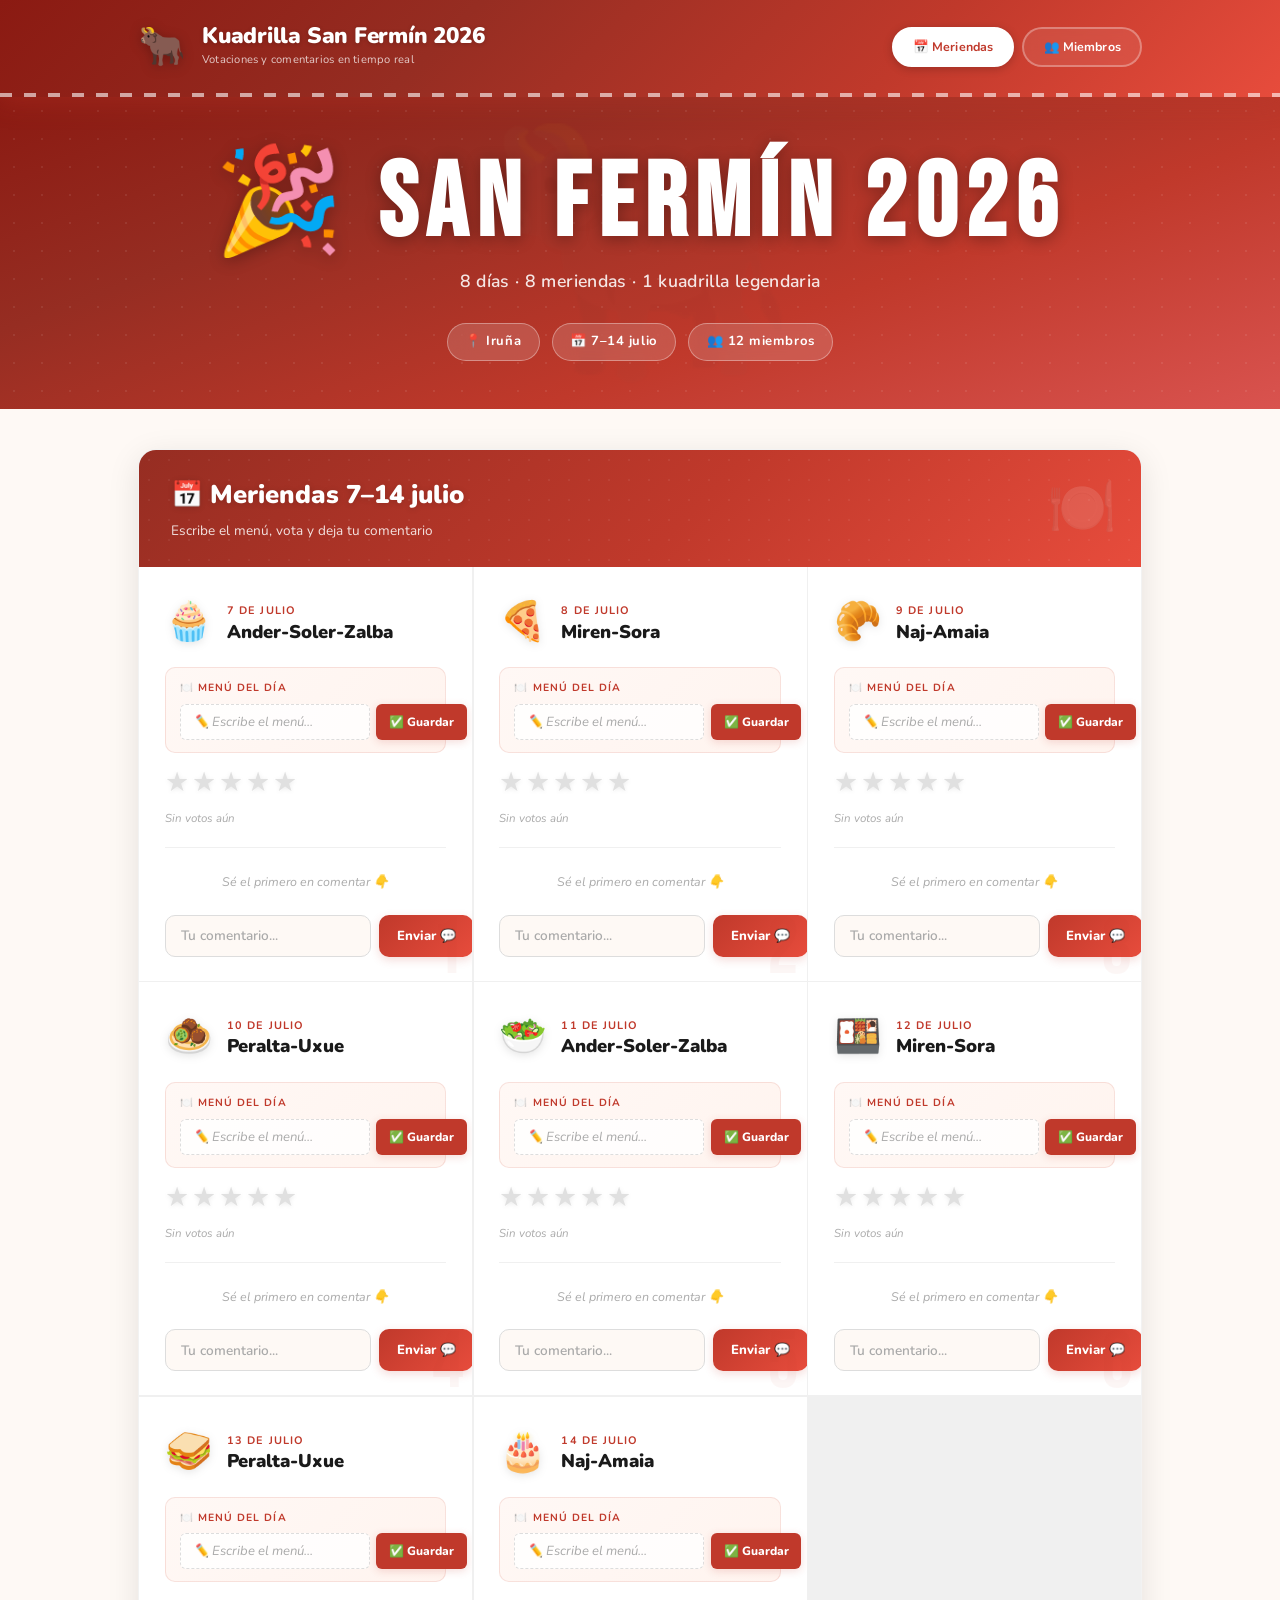
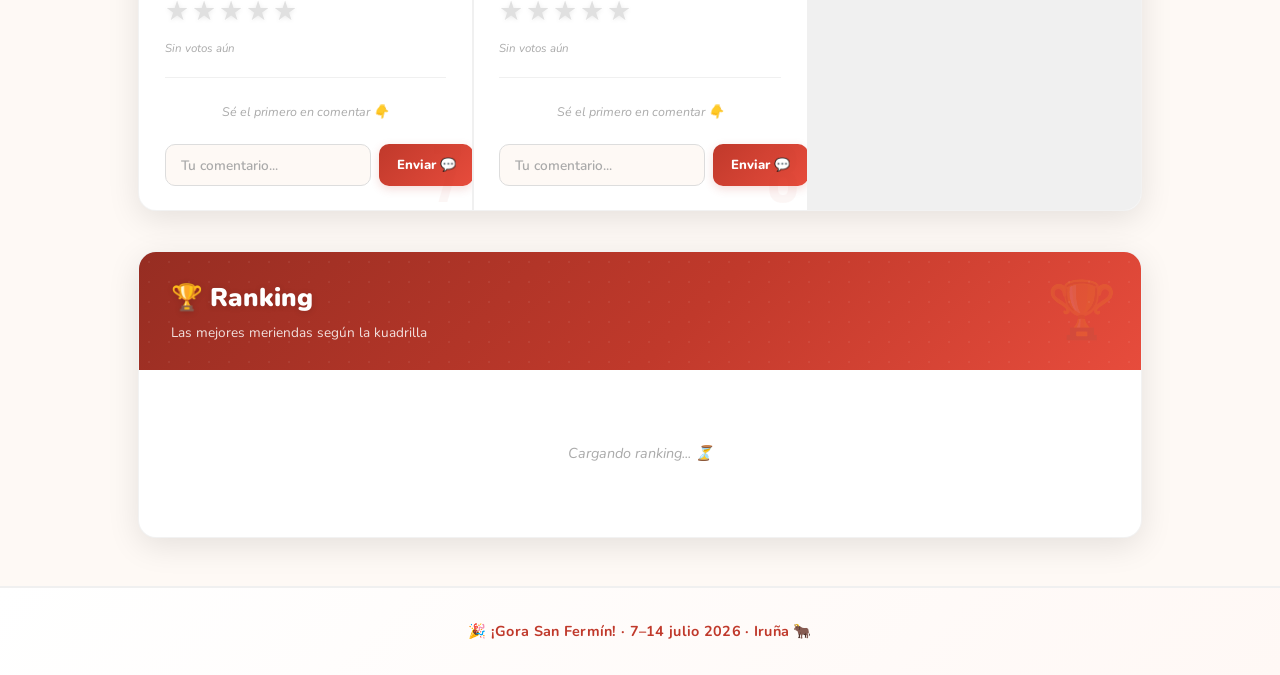
<file: index.html>
<!DOCTYPE html>
<html lang="es">
<head>
  <meta charset="UTF-8">
  <meta name="viewport" content="width=device-width, initial-scale=1.0">
  <title>Kuadrilla San Fermín 2026 🐂</title>
  <link rel="stylesheet" href="style.css">
</head>
<body>

<header class="header">
  <div class="header-inner">
    <div class="header-brand">
      <span class="header-bull">🐂</span>
      <div class="header-text">
        <h1>Kuadrilla San Fermín 2026</h1>
        <p>Votaciones y comentarios en tiempo real</p>
      </div>
    </div>
    <nav class="nav">
      <a href="index.html" class="nav-link active">📅 Meriendas</a>
      <a href="kuadrilla.html" class="nav-link">👥 Miembros</a>
    </nav>
  </div>
</header>

<div class="hero-banner">
  <h2>🎉 San Fermín 2026</h2>
  <p>8 días · 8 meriendas · 1 kuadrilla legendaria</p>
  <div class="hero-dates">
    <span class="hero-date-pill">📍 Iruña</span>
    <span class="hero-date-pill">📅 7–14 julio</span>
    <span class="hero-date-pill">👥 12 miembros</span>
  </div>
</div>

<main class="container">

  <section class="card">
    <div class="card-header" data-emoji="🍽️">
      <h2>📅 Meriendas 7–14 julio</h2>
      <p>Escribe el menú, vota y deja tu comentario</p>
    </div>
    <div id="tabla" class="meriendas-grid"></div>
  </section>

  <section class="card">
    <div class="card-header" data-emoji="🏆">
      <h2>🏆 Ranking</h2>
      <p>Las mejores meriendas según la kuadrilla</p>
    </div>
    <div id="ranking" class="ranking-list">
      <p class="loading">Cargando ranking... ⏳</p>
    </div>
  </section>

</main>

<footer class="footer">
  🎉 ¡Gora San Fermín! · 7–14 julio 2026 · Iruña 🐂
</footer>

<script>
const URL_API = "https://script.google.com/macros/s/AKfycbxUHuuox2IMjxuFXH61xSXlQFMEGWxUhLNKQcpvWm2ghPcqqbeldcMXEM3mvHn_CJT8/exec";
const URL_CSV = "https://docs.google.com/spreadsheets/d/e/2PACX-1vSeQ-dslJmHhOe_JJH5Cu7Fhz1P_aHwtQAEKkZ3BIzKWqrAqM5q2f_AHhnSUMUB-Iz5Gx67BS4uOQ8Q/pub?gid=0&single=true&output=csv&nocache=";

const datos = [
  { dia: "7julio",  label: "7 de julio",  nombre: "Ander-Soler-Zalba", emoji: "🧁" },
  { dia: "8julio",  label: "8 de julio",  nombre: "Miren-Sora", emoji: "🍕" },
  { dia: "9julio",  label: "9 de julio",  nombre: "Naj-Amaia", emoji: "🥐" },
  { dia: "10julio", label: "10 de julio", nombre: "Peralta-Uxue", emoji: "🧆" },
  { dia: "11julio", label: "11 de julio", nombre: "Ander-Soler-Zalba", emoji: "🥗" },
  { dia: "12julio", label: "12 de julio", nombre: "Miren-Sora", emoji: "🍱" },
  { dia: "13julio", label: "13 de julio", nombre: "Peralta-Uxue", emoji: "🥪" },
  { dia: "14julio", label: "14 de julio", nombre: "Naj-Amaia", emoji: "🎂" }
];

let vaciosConsecutivos = 0;

/* ── RENDER INICIAL — solo una vez ── */
function renderInicial() {
  const grid = document.getElementById("tabla");
  grid.innerHTML = "";
  datos.forEach((d, i) => {
    const voto = localStorage.getItem("voto_" + i) || 0;
    let stars = "";
    for (let s = 1; s <= 5; s++) {
      stars += `<span class="star ${s <= voto ? 'active' : ''}" onclick="vote(${i},${s})">★</span>`;
    }
    grid.innerHTML += `
      <div class="merienda-card" id="card_${i}" data-num="${i + 1}">
        <div class="merienda-header">
          <span class="merienda-emoji">${d.emoji}</span>
          <div>
            <div class="merienda-dia">${d.label}</div>
            <div class="merienda-nombre">${d.nombre}</div>
          </div>
        </div>

        <div class="menu-wrap">
          <div class="menu-label">🍽️ Menú del día</div>
          <div class="menu-titulo-display" id="menu_display_${i}"></div>
          <div class="menu-input-row">
            <input class="menu-input" id="menu_${i}"
                   placeholder="✏️ Escribe el menú..."
                   maxlength="80"
                   onkeydown="if(event.key==='Enter') guardarMenu(${i})">
            <button class="menu-btn-save" onclick="guardarMenu(${i})">✅ Guardar</button>
          </div>
        </div>

        <div class="stars-row" id="stars_${i}">${stars}</div>
        <div class="avg-display" id="avg_${i}"><span class="avg-none">Sin votos aún</span></div>

        <div class="comment-section">
          <div class="comments-list" id="list_${i}">
            <p class="no-comments">Sé el primero en comentar 👇</p>
          </div>
          <div class="comment-input">
            <input id="input_${i}" placeholder="Tu comentario..." maxlength="200">
            <button onclick="comment(${i})">Enviar 💬</button>
          </div>
        </div>
      </div>
    `;
  });
}

/* ── ACTUALIZAR ESTRELLAS ── */
function actualizarEstrellas(i) {
  const starsEl = document.getElementById("stars_" + i);
  if (!starsEl) return;
  const voto = localStorage.getItem("voto_" + i) || 0;
  let stars = "";
  for (let s = 1; s <= 5; s++) {
    stars += `<span class="star ${s <= voto ? 'active' : ''}" onclick="vote(${i},${s})">★</span>`;
  }
  starsEl.innerHTML = stars;
}

/* ── VOTAR ── */
function vote(i, value) {
  const name = prompt("¿Cómo te llamas?");
  if (!name || !name.trim()) return;
  localStorage.setItem("voto_" + i, value);
  actualizarEstrellas(i);

  const url = URL_API
    + "?dia="     + encodeURIComponent(datos[i].dia)
    + "&usuario=" + encodeURIComponent(name.trim())
    + "&tipo=voto"
    + "&valor="   + value;

  fetch(url)
    .then(() => { showToast("¡Voto enviado! " + "⭐".repeat(value)); setTimeout(load, 1000); })
    .catch(() => showToast("Error al enviar 😕"));
}

/* ── COMENTAR ── */
function comment(i) {
  const input = document.getElementById("input_" + i);
  const text = input.value.trim();
  if (!text) return;
  const name = prompt("¿Cómo te llamas?");
  if (!name || !name.trim()) return;
  input.value = "";
  input.disabled = true;

  const url = URL_API
    + "?dia="     + encodeURIComponent(datos[i].dia)
    + "&usuario=" + encodeURIComponent(name.trim())
    + "&tipo=comentario"
    + "&valor="   + encodeURIComponent(text);

  fetch(url)
    .then(() => {
      showToast("¡Comentario enviado! 💬");
      input.disabled = false;
      setTimeout(load, 1000);
    })
    .catch(() => {
      input.disabled = false;
      showToast("Error al enviar 😕");
    });
}

/* ── GUARDAR MENÚ ── */
function guardarMenu(i) {
  const input = document.getElementById("menu_" + i);
  const texto = input.value.trim();
  if (!texto) return;

  const url = URL_API
    + "?dia="     + encodeURIComponent(datos[i].dia)
    + "&usuario=menu"
    + "&tipo=menu"
    + "&valor="   + encodeURIComponent(texto);

  fetch(url)
    .then(() => { showToast("🍽️ Menú guardado"); setTimeout(load, 800); })
    .catch(() => showToast("Error al guardar 😕"));
}

/* ── CARGAR DATOS CSV ── */
async function load() {
  try {
    const res   = await fetch(URL_CSV + Date.now());
    const text  = await res.text();
    const lines = text.trim().split("\n").slice(1);
    const data  = lines
      .map(line => {
        const cols = line.split(",");
        return {
          dia:     (cols[0] || "").trim().replace(/"/g, ""),
          usuario: (cols[1] || "").trim().replace(/"/g, ""),
          tipo:    (cols[2] || "").trim().replace(/"/g, ""),
          valor:   (cols[3] || "").trim().replace(/"/g, "")
        };
      })
      .filter(x => x.dia && x.tipo);

    const comments = data.filter(x => x.tipo === "comentario");
    const votes    = data.filter(x => x.tipo === "voto");
    const menus    = data.filter(x => x.tipo === "menu");

    /* Calcular medias */
    const map = {};
    votes.forEach(v => {
      if (!map[v.dia]) map[v.dia] = { sum: 0, count: 0 };
      map[v.dia].sum   += Number(v.valor);
      map[v.dia].count += 1;
    });

    datos.forEach((d, i) => {

      /* ── Menú del día ── */
      const menuDia     = menus.filter(x => x.dia === d.dia).pop();
      const menuInput   = document.getElementById("menu_" + i);
      const menuDisplay = document.getElementById("menu_display_" + i);
      if (menuDia && menuDia.valor) {
        if (menuInput  && document.activeElement !== menuInput) menuInput.value = menuDia.valor;
        if (menuDisplay) {
          menuDisplay.textContent = "📋 " + menuDia.valor;
          menuDisplay.classList.add("visible");
        }
      }

      /* ── Media ── */
      const avgEl = document.getElementById("avg_" + i);
      if (avgEl && map[d.dia]) {
        const avg    = (map[d.dia].sum / map[d.dia].count).toFixed(1);
        const n      = map[d.dia].count;
        const nuevo  = `<div class="avg-badge"><span class="avg-score">⭐ ${avg}</span><span class="avg-count">${n} voto${n !== 1 ? 's' : ''}</span></div>`;
        if (avgEl.innerHTML !== nuevo) avgEl.innerHTML = nuevo;
      }

      /* ── Comentarios ── */
      const listEl = document.getElementById("list_" + i);
      if (!listEl) return;
      const lista = comments.filter(c => c.dia === d.dia);
      const nuevoHTML = lista.length
        ? lista.map(c => `<div class="comment"><span class="comment-user">${c.usuario}</span> ${c.valor}</div>`).join("")
        : '<p class="no-comments">Sé el primero en comentar 👇</p>';
      if (listEl.innerHTML !== nuevoHTML) listEl.innerHTML = nuevoHTML;
    });

    /* ── Ranking ── */
    const rankingEl = document.getElementById("ranking");
    let arr = Object.keys(map).map(key => {
      const d = datos.find(x => x.dia === key);
      return {
        label:  d?.label  || key,
        nombre: d?.nombre || "",
        emoji:  d?.emoji  || "🍽️",
        avg:    map[key].sum / map[key].count,
        count:  map[key].count
      };
    });
    arr.sort((a, b) => b.avg - a.avg);

    const medals = ["🥇", "🥈", "🥉"];

    if (arr.length > 0) {
      vaciosConsecutivos = 0;
      const nuevoRanking = arr.map((x, idx) => {
        const stars = "★".repeat(Math.round(x.avg)) + "☆".repeat(5 - Math.round(x.avg));
        return `
          <div class="rank-item ${idx === 0 ? 'rank-first' : ''}">
            <span class="rank-medal">${medals[idx] || (idx+1) + 'º'}</span>
            <span class="rank-emoji">${x.emoji}</span>
            <div class="rank-info">
              <strong>${x.label}</strong>
              <span>${x.nombre} · <span class="rank-stars">${stars}</span></span>
            </div>
            <div class="rank-score">
              <span class="rank-avg">⭐ ${x.avg.toFixed(1)}</span>
              <span class="rank-votes">${x.count} voto${x.count !== 1 ? 's' : ''}</span>
            </div>
          </div>`;
      }).join("");
      if (rankingEl.innerHTML !== nuevoRanking) rankingEl.innerHTML = nuevoRanking;
    } else {
      vaciosConsecutivos++;
      if (vaciosConsecutivos >= 2) rankingEl.innerHTML = '<p class="loading">Aún no hay votos 🗳️</p>';
    }

  } catch (e) {
    console.error("Error:", e);
  }
}

/* ── TOAST ── */
function showToast(msg) {
  const t = document.createElement("div");
  t.className = "toast";
  t.textContent = msg;
  document.body.appendChild(t);
  setTimeout(() => t.classList.add("show"), 10);
  setTimeout(() => { t.classList.remove("show"); setTimeout(() => t.remove(), 300); }, 2800);
}

/* ── INIT ── */
renderInicial();
load();
setInterval(load, 5000);
</script>

</body>
</html>
</file>
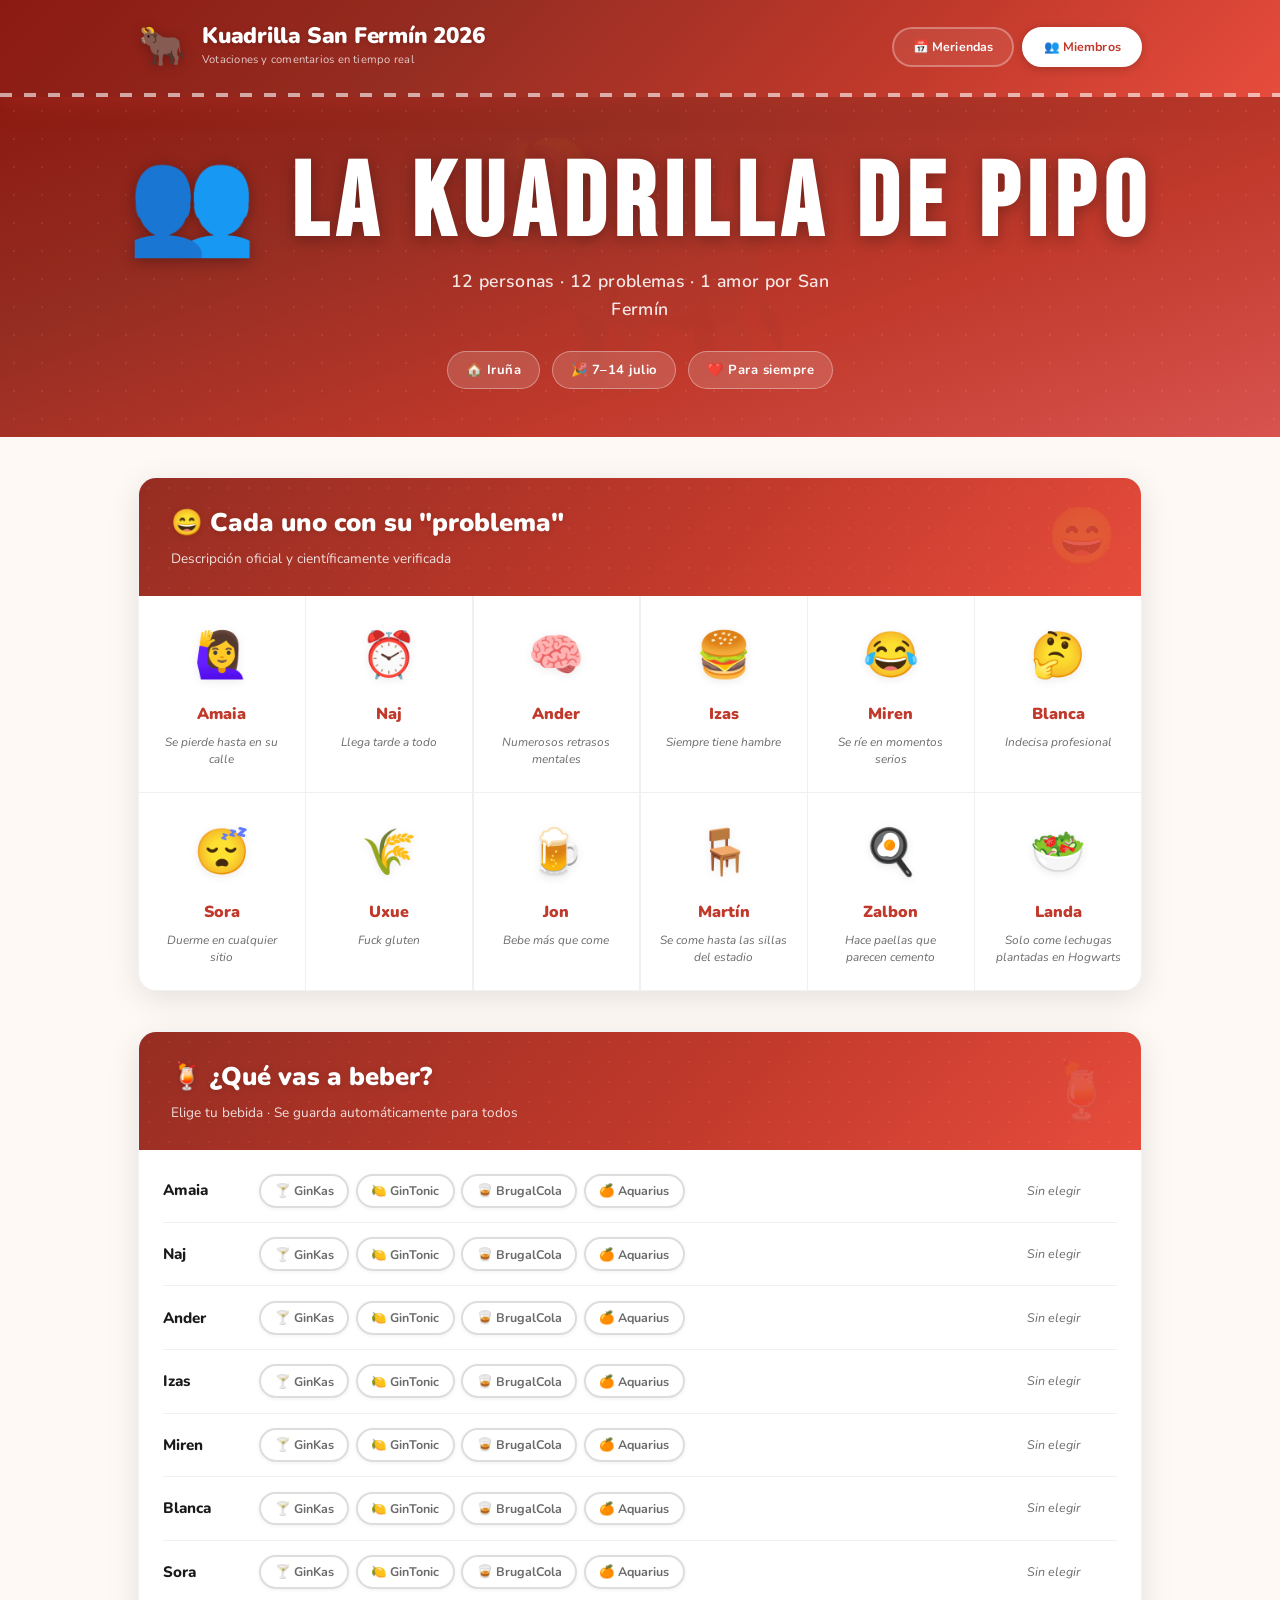
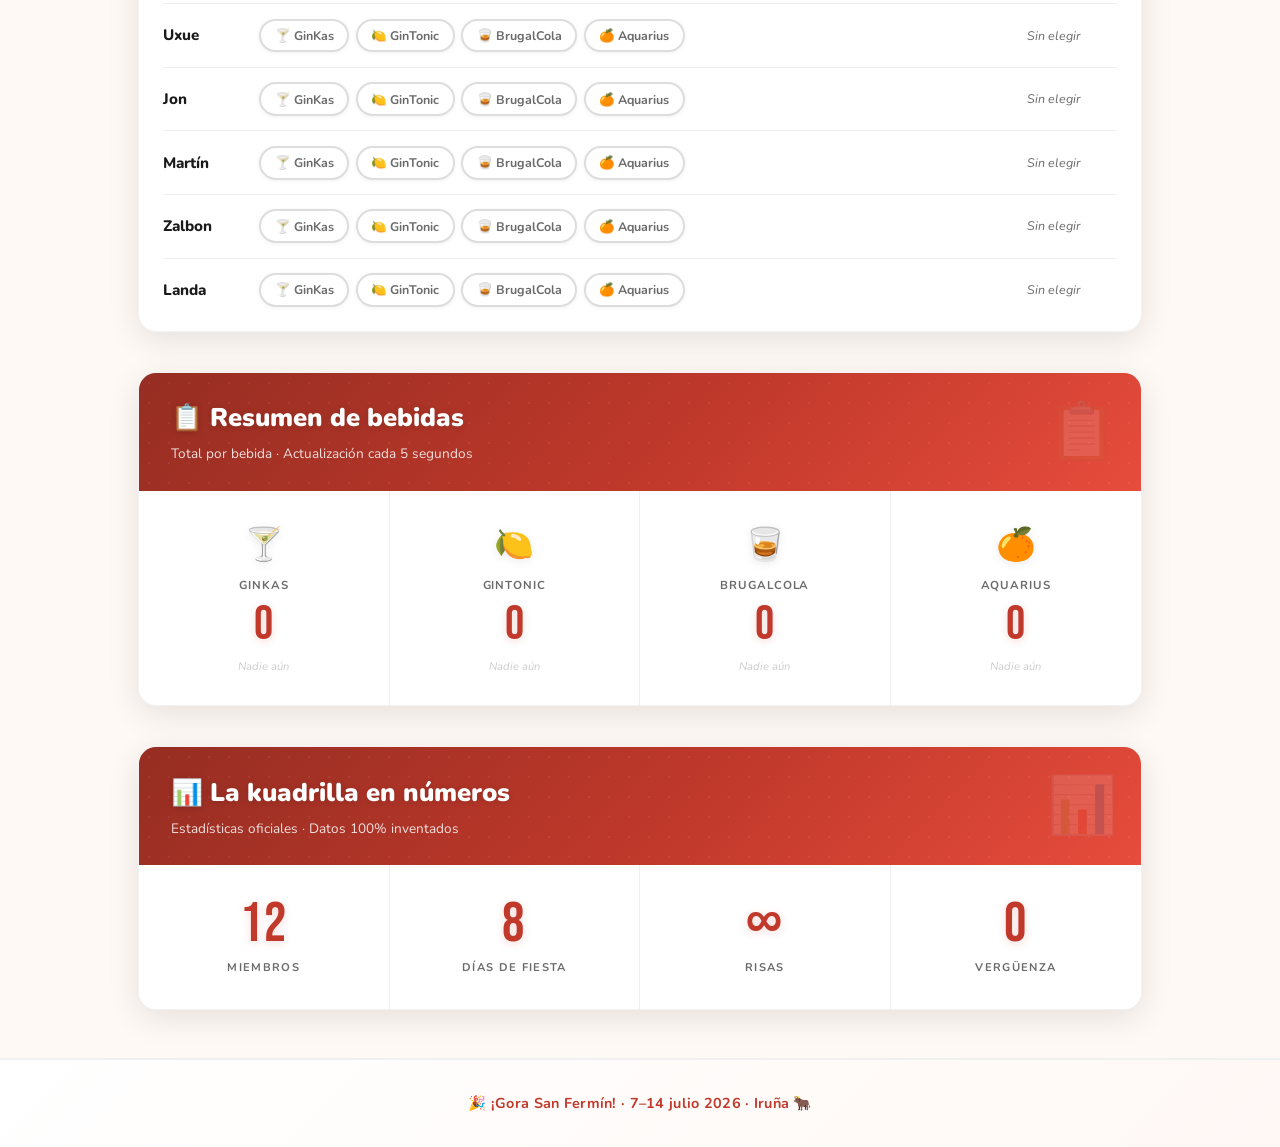
<file: kuadrilla.html>
<!DOCTYPE html>
<html lang="es">
<head>
  <meta charset="UTF-8">
  <meta name="viewport" content="width=device-width, initial-scale=1.0">
  <title>Miembros · La Kuadrilla de Pipo San Fermín 2026</title>
  <link rel="stylesheet" href="style.css">
  <style>
    .bebidas-section { padding: 1.5rem; }

    .bebida-member {
      display: flex;
      align-items: center;
      gap: 1rem;
      padding: 0.9rem 0;
      border-bottom: 1px solid var(--gris);
      flex-wrap: wrap;
    }
    .bebida-member:last-child { border-bottom: none; }

    .bebida-member-name {
      font-weight: 800;
      font-size: 0.95rem;
      min-width: 80px;
      color: var(--tinta);
    }

    .bebida-buttons { display: flex; gap: 0.4rem; flex-wrap: wrap; flex: 1; }

    .bebida-btn {
      padding: 0.4rem 0.85rem;
      border-radius: 20px;
      border: 2px solid var(--gris-mid);
      background: var(--blanco);
      font-family: inherit;
      font-size: 0.78rem;
      font-weight: 700;
      cursor: pointer;
      transition: all 0.2s;
      color: var(--tinta-soft);
      white-space: nowrap;
    }
    .bebida-btn:hover { border-color: var(--rojo); color: var(--rojo); }
    .bebida-btn.selected {
      background: var(--rojo);
      border-color: var(--rojo);
      color: var(--blanco);
      box-shadow: 0 2px 8px rgba(192,57,43,0.3);
    }

    .bebida-status { font-size: 0.78rem; color: var(--tinta-soft); font-style: italic; min-width: 90px; }
    .bebida-status.elegida { color: var(--verde); font-style: normal; font-weight: 700; }

    .resumen-grid {
      display: grid;
      grid-template-columns: repeat(4, 1fr);
    }

    .resumen-item {
      padding: 1.75rem 1rem;
      text-align: center;
      border-right: 1px solid var(--gris);
      transition: background 0.2s;
    }
    .resumen-item:last-child { border-right: none; }
    .resumen-item:hover { background: var(--rojo-dim); }

    .resumen-emoji  { font-size: 2rem; display: block; margin-bottom: 0.4rem; }
    .resumen-nombre { font-size: 0.72rem; font-weight: 700; text-transform: uppercase; letter-spacing: 0.08em; color: var(--tinta-soft); margin-bottom: 0.4rem; }
    .resumen-total  { font-family: 'Bebas Neue', sans-serif; font-size: 3rem; color: var(--rojo); line-height: 1; }
    .resumen-personas { font-size: 0.7rem; color: var(--tinta-soft); margin-top: 0.5rem; line-height: 1.8; }

    .persona-pill {
      display: inline-block;
      background: var(--rojo-dim);
      border-radius: 10px;
      padding: 1px 8px;
      margin: 1px;
      font-size: 0.7rem;
      font-weight: 700;
      color: var(--rojo);
    }

    @media (max-width: 600px) {
      .resumen-grid   { grid-template-columns: repeat(2, 1fr); }
      .bebida-btn     { font-size: 0.72rem; padding: 0.35rem 0.7rem; }
    }
  </style>
</head>
<body>

<header class="header">
  <div class="header-inner">
    <div class="header-brand">
      <span class="header-bull">🐂</span>
      <div class="header-text">
        <h1>Kuadrilla San Fermín 2026</h1>
        <p>Votaciones y comentarios en tiempo real</p>
      </div>
    </div>
    <nav class="nav">
      <a href="index.html" class="nav-link">📅 Meriendas</a>
      <a href="kuadrilla.html" class="nav-link active">👥 Miembros</a>
    </nav>
  </div>
</header>

<div class="hero-banner">
  <h2>👥 La Kuadrilla de Pipo </h2>
  <p>12 personas · 12 problemas · 1 amor por San Fermín</p>
  <div class="hero-dates">
    <span class="hero-date-pill">🏠 Iruña</span>
    <span class="hero-date-pill">🎉 7–14 julio</span>
    <span class="hero-date-pill">❤️ Para siempre</span>
  </div>
</div>

<main class="container">

  <!-- MIEMBROS -->
  <section class="card">
    <div class="card-header" data-emoji="😄">
      <h2>😄 Cada uno con su "problema"</h2>
      <p>Descripción oficial y científicamente verificada</p>
    </div>
    <div class="miembros-grid">
      <div class="miembro-card"><span class="miembro-avatar">🙋‍♀️</span><div class="miembro-nombre">Amaia</div><div class="miembro-problema">Se pierde hasta en su calle</div></div>
      <div class="miembro-card"><span class="miembro-avatar">⏰</span><div class="miembro-nombre">Naj</div><div class="miembro-problema">Llega tarde a todo</div></div>
      <div class="miembro-card"><span class="miembro-avatar">🧠</span><div class="miembro-nombre">Ander</div><div class="miembro-problema">Numerosos retrasos mentales</div></div>
      <div class="miembro-card"><span class="miembro-avatar">🍔</span><div class="miembro-nombre">Izas</div><div class="miembro-problema">Siempre tiene hambre</div></div>
      <div class="miembro-card"><span class="miembro-avatar">😂</span><div class="miembro-nombre">Miren</div><div class="miembro-problema">Se ríe en momentos serios</div></div>
      <div class="miembro-card"><span class="miembro-avatar">🤔</span><div class="miembro-nombre">Blanca</div><div class="miembro-problema">Indecisa profesional</div></div>
      <div class="miembro-card"><span class="miembro-avatar">😴</span><div class="miembro-nombre">Sora</div><div class="miembro-problema">Duerme en cualquier sitio</div></div>
      <div class="miembro-card"><span class="miembro-avatar">🌾</span><div class="miembro-nombre">Uxue</div><div class="miembro-problema">Fuck gluten</div></div>
      <div class="miembro-card"><span class="miembro-avatar">🍺</span><div class="miembro-nombre">Jon</div><div class="miembro-problema">Bebe más que come</div></div>
      <div class="miembro-card"><span class="miembro-avatar">🪑</span><div class="miembro-nombre">Martín</div><div class="miembro-problema">Se come hasta las sillas del estadio</div></div>
      <div class="miembro-card"><span class="miembro-avatar">🍳</span><div class="miembro-nombre">Zalbon</div><div class="miembro-problema">Hace paellas que parecen cemento</div></div>
      <div class="miembro-card"><span class="miembro-avatar">🥗</span><div class="miembro-nombre">Landa</div><div class="miembro-problema">Solo come lechugas plantadas en Hogwarts</div></div>
    </div>
  </section>

  <!-- BEBIDAS -->
  <section class="card">
    <div class="card-header" data-emoji="🍹">
      <h2>🍹 ¿Qué vas a beber?</h2>
      <p>Elige tu bebida · Se guarda automáticamente para todos</p>
    </div>
    <div class="bebidas-section" id="bebidasSection"></div>
  </section>

  <!-- RESUMEN -->
  <section class="card">
    <div class="card-header" data-emoji="📋">
      <h2>📋 Resumen de bebidas</h2>
      <p>Total por bebida · Actualización cada 5 segundos</p>
    </div>
    <div class="resumen-grid">
      <div class="resumen-item">
        <span class="resumen-emoji">🍸</span>
        <div class="resumen-nombre">GinKas</div>
        <div class="resumen-total" id="total-GinKas">0</div>
        <div class="resumen-personas" id="personas-GinKas"><span style="color:#ccc;font-style:italic">Nadie aún</span></div>
      </div>
      <div class="resumen-item">
        <span class="resumen-emoji">🍋</span>
        <div class="resumen-nombre">GinTonic</div>
        <div class="resumen-total" id="total-GinTonic">0</div>
        <div class="resumen-personas" id="personas-GinTonic"><span style="color:#ccc;font-style:italic">Nadie aún</span></div>
      </div>
      <div class="resumen-item">
        <span class="resumen-emoji">🥃</span>
        <div class="resumen-nombre">BrugalCola</div>
        <div class="resumen-total" id="total-BrugalCola">0</div>
        <div class="resumen-personas" id="personas-BrugalCola"><span style="color:#ccc;font-style:italic">Nadie aún</span></div>
      </div>
      <div class="resumen-item">
        <span class="resumen-emoji">🍊</span>
        <div class="resumen-nombre">Aquarius</div>
        <div class="resumen-total" id="total-Aquarius">0</div>
        <div class="resumen-personas" id="personas-Aquarius"><span style="color:#ccc;font-style:italic">Nadie aún</span></div>
      </div>
    </div>
  </section>

  <!-- STATS -->
  <section class="card">
    <div class="card-header" data-emoji="📊">
      <h2>📊 La kuadrilla en números</h2>
      <p>Estadísticas oficiales · Datos 100% inventados</p>
    </div>
    <div class="stats-grid">
      <div class="stat-item"><span class="stat-num">12</span><span class="stat-label">Miembros</span></div>
      <div class="stat-item"><span class="stat-num">8</span><span class="stat-label">Días de fiesta</span></div>
      <div class="stat-item"><span class="stat-num">∞</span><span class="stat-label">Risas</span></div>
      <div class="stat-item"><span class="stat-num">0</span><span class="stat-label">Vergüenza</span></div>
    </div>
  </section>

</main>

<footer class="footer">
  🎉 ¡Gora San Fermín! · 7–14 julio 2026 · Iruña 🐂
</footer>

<script>
const URL_API = "https://script.google.com/macros/s/AKfycbxUHuuox2IMjxuFXH61xSXlQFMEGWxUhLNKQcpvWm2ghPcqqbeldcMXEM3mvHn_CJT8/exec";
const URL_CSV = "https://docs.google.com/spreadsheets/d/e/2PACX-1vSeQ-dslJmHhOe_JJH5Cu7Fhz1P_aHwtQAEKkZ3BIzKWqrAqM5q2f_AHhnSUMUB-Iz5Gx67BS4uOQ8Q/pub?gid=0&single=true&output=csv&nocache=";

const miembros = ["Amaia","Naj","Ander","Izas","Miren","Blanca","Sora","Uxue","Jon","Martín","Zalbon","Landa"];
const bebidas  = ["GinKas","GinTonic","BrugalCola","Aquarius"];
const emojis   = { GinKas:"🍸", GinTonic:"🍋", BrugalCola:"🥃", Aquarius:"🍊" };

/* Estado en memoria — fuente de verdad para los botones */
const elecciones = {};

/* ── RENDER INICIAL (solo una vez) ── */
function renderBebidas() {
  const sec = document.getElementById("bebidasSection");
  sec.innerHTML = miembros.map(nombre => `
    <div class="bebida-member">
      <div class="bebida-member-name">${nombre}</div>
      <div class="bebida-buttons" id="btns_${nombre}"></div>
      <div class="bebida-status" id="status_${nombre}">Sin elegir</div>
    </div>
  `).join("");

  miembros.forEach(nombre => actualizarBotones(nombre));
}

/* ── ACTUALIZAR BOTONES DE UN MIEMBRO (sin re-renderizar todo) ── */
function actualizarBotones(nombre) {
  const contenedor = document.getElementById("btns_" + nombre);
  const statusEl   = document.getElementById("status_" + nombre);
  if (!contenedor || !statusEl) return;

  const seleccion = elecciones[nombre] || "";

  contenedor.innerHTML = bebidas.map(b => `
    <button class="bebida-btn ${seleccion === b ? 'selected' : ''}"
            onclick="elegirBebida('${nombre}','${b}')">
      ${emojis[b]} ${b}
    </button>`).join("");

  if (seleccion) {
    statusEl.textContent = "✅ " + seleccion;
    statusEl.className = "bebida-status elegida";
  } else {
    statusEl.textContent = "Sin elegir";
    statusEl.className = "bebida-status";
  }
}

/* ── ELEGIR BEBIDA ── */
function elegirBebida(nombre, bebida) {
  elecciones[nombre] = bebida;
  actualizarBotones(nombre);
  actualizarResumen();

  const url = URL_API
    + "?dia=bebidas"
    + "&usuario=" + encodeURIComponent(nombre)
    + "&tipo=bebida"
    + "&valor="   + encodeURIComponent(bebida);

  fetch(url)
    .then(() => showToast(emojis[bebida] + " " + nombre + " · " + bebida))
    .catch(() => showToast("Error al guardar 😕"));
}

/* ── ACTUALIZAR RESUMEN (solo los números, sin tocar botones) ── */
function actualizarResumen() {
  const conteo   = {};
  const personas = {};
  bebidas.forEach(b => { conteo[b] = 0; personas[b] = []; });

  Object.entries(elecciones).forEach(([nombre, b]) => {
    if (conteo[b] !== undefined) {
      conteo[b]++;
      personas[b].push(nombre);
    }
  });

  bebidas.forEach(b => {
    const totalEl    = document.getElementById("total-" + b);
    const personasEl = document.getElementById("personas-" + b);
    if (totalEl)    totalEl.textContent = conteo[b];
    if (personasEl) personasEl.innerHTML = personas[b].length
      ? personas[b].map(p => `<span class="persona-pill">${p}</span>`).join("")
      : '<span style="color:#ccc;font-style:italic">Nadie aún</span>';
  });
}

/* ── CARGAR DESDE CSV (actualiza estado, no los botones si ya están OK) ── */
async function cargarDesdeCSV() {
  try {
    const res   = await fetch(URL_CSV + Date.now());
    const text  = await res.text();
    const lines = text.trim().split("\n").slice(1);

    /* Última elección por persona */
    const nuevas = {};
    lines.forEach(line => {
      const cols = line.split(",");
      const dia     = (cols[0] || "").trim().replace(/"/g, "");
      const usuario = (cols[1] || "").trim().replace(/"/g, "");
      const tipo    = (cols[2] || "").trim().replace(/"/g, "");
      const valor   = (cols[3] || "").trim().replace(/"/g, "");
      if (tipo === "bebida" && dia === "bebidas") {
        nuevas[usuario] = valor;
      }
    });

    /* Solo actualizar si hay cambios */
    let cambios = false;
    Object.entries(nuevas).forEach(([nombre, bebida]) => {
      if (elecciones[nombre] !== bebida) {
        elecciones[nombre] = bebida;
        actualizarBotones(nombre);
        cambios = true;
      }
    });

    if (cambios) actualizarResumen();

  } catch (e) {
    console.error("Error CSV:", e);
  }
}

/* ── TOAST ── */
function showToast(msg) {
  const t = document.createElement("div");
  t.className = "toast";
  t.textContent = msg;
  document.body.appendChild(t);
  setTimeout(() => t.classList.add("show"), 10);
  setTimeout(() => { t.classList.remove("show"); setTimeout(() => t.remove(), 300); }, 2800);
}

/* ── INIT ── */
renderBebidas();
actualizarResumen();
cargarDesdeCSV();
setInterval(cargarDesdeCSV, 5000);
</script>

</body>
</html>
</file>
<file: style.css>
/* ============================================================
   KUADRILLA SAN FERMÍN 2026 — PREMIUM EDITION
   ============================================================ */

@import url('https://fonts.googleapis.com/css2?family=Nunito:wght@400;600;700;800;900&family=Bebas+Neue&display=swap');

:root {
  --rojo:         #c0392b;
  --rojo-dark:    #962d22;
  --rojo-light:   #e74c3c;
  --rojo-xlight:  #f4948a;
  --rojo-dim:     rgba(192,57,43,0.08);
  --rojo-glow:    rgba(192,57,43,0.18);
  --blanco:       #ffffff;
  --crema:        #fef9f5;
  --crema-dark:   #f5ede4;
  --gris:         #f0f0f0;
  --gris-mid:     #ddd;
  --tinta:        #1a1a1a;
  --tinta-soft:   #6b6b6b;
  --tinta-xsoft:  #aaa;
  --amarillo:     #f39c12;
  --amarillo-dim: rgba(243,156,18,0.12);
  --amarillo-glow:rgba(243,156,18,0.25);
  --verde:        #27ae60;
  --verde-dim:    rgba(39,174,96,0.1);

  --radio:        18px;
  --radio-sm:     10px;
  --radio-xs:     6px;

  --sombra-xs:  0 1px 4px rgba(0,0,0,0.06);
  --sombra:     0 4px 20px rgba(0,0,0,0.08);
  --sombra-md:  0 8px 32px rgba(0,0,0,0.10);
  --sombra-lg:  0 16px 56px rgba(0,0,0,0.14);
  --sombra-rojo:0 4px 24px rgba(192,57,43,0.35);
  --sombra-oro: 0 4px 20px rgba(243,156,18,0.3);
}

*, *::before, *::after { box-sizing: border-box; margin: 0; padding: 0; }
html { scroll-behavior: smooth; font-size: 16px; }

body {
  background: var(--crema);
  color: var(--tinta);
  font-family: 'Nunito', sans-serif;
  font-weight: 400;
  line-height: 1.6;
  min-height: 100vh;
  overflow-x: hidden;
}

::-webkit-scrollbar       { width: 5px; }
::-webkit-scrollbar-track { background: var(--crema); }
::-webkit-scrollbar-thumb { background: var(--rojo-xlight); border-radius: 4px; }
::-webkit-scrollbar-thumb:hover { background: var(--rojo); }

/* ============================================================
   HEADER
   ============================================================ */
.header {
  background: linear-gradient(135deg, #8b1a12 0%, var(--rojo-dark) 35%, var(--rojo) 70%, var(--rojo-light) 100%);
  color: var(--blanco);
  position: sticky;
  top: 0;
  z-index: 100;
  box-shadow: var(--sombra-rojo);
}

.header::after {
  content: '';
  display: block;
  height: 4px;
  background: repeating-linear-gradient(
    90deg,
    rgba(255,255,255,0.6) 0px,
    rgba(255,255,255,0.6) 12px,
    rgba(255,255,255,0) 12px,
    rgba(255,255,255,0) 24px
  );
}

.header-inner {
  max-width: 1060px;
  margin: 0 auto;
  padding: 1rem 1.75rem;
  display: flex;
  align-items: center;
  justify-content: space-between;
  flex-wrap: wrap;
  gap: 0.75rem;
}

.header-brand { display: flex; align-items: center; gap: 1rem; }

.header-bull {
  font-size: 2.4rem;
  animation: wobble 3s ease-in-out infinite;
  filter: drop-shadow(0 2px 6px rgba(0,0,0,0.25));
  flex-shrink: 0;
}

@keyframes wobble {
  0%, 100% { transform: rotate(0) scale(1); }
  25%       { transform: rotate(-12deg) scale(1.08); }
  75%       { transform: rotate(12deg) scale(1.08); }
}

.header-text h1 {
  font-size: clamp(1rem, 4vw, 1.4rem);
  font-weight: 900;
  line-height: 1.1;
  letter-spacing: -0.01em;
  text-shadow: 0 1px 4px rgba(0,0,0,0.2);
}

.header-text p { font-size: 0.7rem; opacity: 0.75; margin-top: 2px; letter-spacing: 0.02em; }

.nav { display: flex; gap: 0.5rem; }

.nav-link {
  color: var(--blanco);
  text-decoration: none;
  font-size: 0.78rem;
  font-weight: 700;
  padding: 0.5rem 1.2rem;
  border-radius: 24px;
  border: 2px solid rgba(255,255,255,0.3);
  transition: all 0.25s;
  white-space: nowrap;
  letter-spacing: 0.01em;
  backdrop-filter: blur(8px);
  background: rgba(255,255,255,0.08);
}

.nav-link:hover { background: rgba(255,255,255,0.18); border-color: rgba(255,255,255,0.5); }

.nav-link.active {
  background: var(--blanco);
  color: var(--rojo);
  border-color: var(--blanco);
  box-shadow: 0 2px 10px rgba(0,0,0,0.2);
}

/* ============================================================
   HERO BANNER
   ============================================================ */
.hero-banner {
  background: linear-gradient(160deg, #8b1a12 0%, var(--rojo-dark) 30%, var(--rojo) 65%, #d9534f 100%);
  color: var(--blanco);
  text-align: center;
  padding: 3.5rem 1.5rem 3rem;
  position: relative;
  overflow: hidden;
}

/* Patrón de puntos decorativo */
.hero-banner::before {
  content: '';
  position: absolute;
  inset: 0;
  background-image: radial-gradient(circle, rgba(255,255,255,0.08) 1px, transparent 1px);
  background-size: 28px 28px;
  pointer-events: none;
}

/* Toro fantasma */
.hero-banner::after {
  content: '🐂';
  position: absolute;
  font-size: 16rem;
  opacity: 0.04;
  top: 50%; left: 50%;
  transform: translate(-50%, -50%);
  pointer-events: none;
  line-height: 1;
}

.hero-banner h2 {
  font-family: 'Bebas Neue', sans-serif;
  font-size: clamp(3rem, 10vw, 6.5rem);
  letter-spacing: 0.08em;
  line-height: 1;
  margin-bottom: 0.6rem;
  text-shadow: 0 3px 16px rgba(0,0,0,0.3);
  position: relative;
  z-index: 1;
}

.hero-banner > p {
  font-size: clamp(0.9rem, 2.5vw, 1.1rem);
  opacity: 0.88;
  max-width: 440px;
  margin: 0 auto;
  position: relative;
  z-index: 1;
  font-weight: 600;
  letter-spacing: 0.02em;
}

.hero-dates {
  display: flex;
  justify-content: center;
  gap: 0.75rem;
  margin-top: 1.75rem;
  flex-wrap: wrap;
  position: relative;
  z-index: 1;
}

.hero-date-pill {
  background: rgba(255,255,255,0.15);
  border: 1.5px solid rgba(255,255,255,0.35);
  border-radius: 24px;
  padding: 0.45rem 1.1rem;
  font-size: 0.82rem;
  font-weight: 700;
  letter-spacing: 0.04em;
  backdrop-filter: blur(12px);
  transition: background 0.2s;
}

.hero-date-pill:hover { background: rgba(255,255,255,0.25); }

/* ============================================================
   CONTAINER
   ============================================================ */
.container {
  max-width: 1060px;
  margin: 0 auto;
  padding: 2.5rem 1.75rem;
  display: flex;
  flex-direction: column;
  gap: 2.5rem;
}

/* ============================================================
   CARDS
   ============================================================ */
.card {
  background: var(--blanco);
  border-radius: var(--radio);
  box-shadow: var(--sombra-md);
  overflow: hidden;
  border: 1px solid rgba(0,0,0,0.05);
  transition: box-shadow 0.3s;
}

.card:hover { box-shadow: var(--sombra-lg); }

.card-header {
  background: linear-gradient(135deg, var(--rojo-dark) 0%, var(--rojo) 55%, var(--rojo-light) 100%);
  color: var(--blanco);
  padding: 1.6rem 2rem;
  position: relative;
  overflow: hidden;
}

.card-header::before {
  content: '';
  position: absolute;
  inset: 0;
  background-image: radial-gradient(circle, rgba(255,255,255,0.06) 1px, transparent 1px);
  background-size: 20px 20px;
  pointer-events: none;
}

.card-header::after {
  content: attr(data-emoji);
  position: absolute;
  right: 1.5rem; top: 50%;
  transform: translateY(-50%);
  font-size: 3.5rem;
  opacity: 0.12;
  pointer-events: none;
  z-index: 0;
}

.card-header h2 {
  font-size: clamp(1.15rem, 3vw, 1.6rem);
  font-weight: 900;
  margin-bottom: 0.25rem;
  text-shadow: 0 1px 6px rgba(0,0,0,0.15);
  position: relative;
  z-index: 1;
}

.card-header p { font-size: 0.85rem; opacity: 0.85; position: relative; z-index: 1; }

/* ============================================================
   MERIENDAS GRID
   ============================================================ */
.meriendas-grid {
  display: grid;
  grid-template-columns: repeat(auto-fill, minmax(270px, 1fr));
  background: var(--gris);
  gap: 1.5px;
}

.merienda-card {
  background: var(--blanco);
  padding: 1.5rem 1.6rem;
  transition: background 0.25s, transform 0.25s;
  position: relative;
  overflow: hidden;
}

/* Número de día fantasma */
.merienda-card::before {
  content: attr(data-num);
  position: absolute;
  bottom: -0.5rem; right: 0.5rem;
  font-family: 'Bebas Neue', sans-serif;
  font-size: 5rem;
  color: var(--rojo);
  opacity: 0.04;
  line-height: 1;
  pointer-events: none;
  user-select: none;
}

/* Borde superior de color al hover */
.merienda-card::after {
  content: '';
  position: absolute;
  top: 0; left: 0; right: 0;
  height: 3px;
  background: linear-gradient(90deg, var(--rojo), var(--rojo-light));
  transform: scaleX(0);
  transform-origin: left;
  transition: transform 0.35s;
}

.merienda-card:hover { background: #fffaf8; }
.merienda-card:hover::after { transform: scaleX(1); }

.merienda-header {
  display: flex;
  align-items: center;
  gap: 0.9rem;
  margin-bottom: 0.9rem;
}

.merienda-emoji {
  font-size: 2.4rem;
  flex-shrink: 0;
  filter: drop-shadow(0 2px 4px rgba(0,0,0,0.1));
  transition: transform 0.3s;
}

.merienda-card:hover .merienda-emoji { transform: scale(1.12) rotate(-5deg); }

.merienda-dia    { font-size: 0.68rem; font-weight: 700; text-transform: uppercase; letter-spacing: 0.1em; color: var(--rojo); margin-bottom: 2px; }
.merienda-nombre { font-size: 1.15rem; font-weight: 900; color: var(--tinta); line-height: 1.1; }

/* ── MENÚ DEL DÍA ── */
.menu-wrap {
  background: linear-gradient(135deg, #fff8f5, #fff4ef);
  border: 1.5px solid rgba(192,57,43,0.12);
  border-radius: var(--radio-sm);
  padding: 0.75rem 0.9rem;
  margin-bottom: 1rem;
}

.menu-label {
  font-size: 0.65rem;
  font-weight: 700;
  text-transform: uppercase;
  letter-spacing: 0.1em;
  color: var(--rojo);
  margin-bottom: 0.45rem;
  display: flex;
  align-items: center;
  gap: 0.3rem;
}

.menu-titulo-display {
  font-size: 0.9rem;
  font-weight: 800;
  color: var(--tinta);
  font-style: italic;
  margin-bottom: 0.5rem;
  padding: 0.3rem 0.5rem;
  background: rgba(192,57,43,0.06);
  border-radius: var(--radio-xs);
  display: none;
  border-left: 3px solid var(--rojo);
}

.menu-titulo-display.visible { display: block; }

.menu-input-row { display: flex; gap: 0.4rem; }

.menu-input {
  flex: 1;
  padding: 0.5rem 0.75rem;
  border: 1.5px dashed var(--gris-mid);
  border-radius: var(--radio-xs);
  font-family: inherit;
  font-size: 0.82rem;
  font-weight: 600;
  outline: none;
  background: rgba(255,255,255,0.8);
  color: var(--tinta);
  transition: border-color 0.2s, background 0.2s, box-shadow 0.2s;
}

.menu-input:focus {
  border-color: var(--rojo);
  border-style: solid;
  background: var(--blanco);
  box-shadow: 0 0 0 3px var(--rojo-dim);
}

.menu-input::placeholder { color: var(--tinta-xsoft); font-style: italic; font-weight: 400; }

.menu-btn-save {
  padding: 0.5rem 0.8rem;
  background: var(--rojo);
  color: var(--blanco);
  border: none;
  border-radius: var(--radio-xs);
  font-family: inherit;
  font-size: 0.75rem;
  font-weight: 800;
  cursor: pointer;
  transition: background 0.2s, transform 0.15s, box-shadow 0.2s;
  white-space: nowrap;
  box-shadow: 0 2px 8px var(--rojo-glow);
}

.menu-btn-save:hover  { background: var(--rojo-dark); transform: translateY(-1px); box-shadow: 0 4px 12px var(--rojo-glow); }
.menu-btn-save:active { transform: scale(0.96); }

/* ── ESTRELLAS ── */
.stars-row { display: flex; gap: 3px; margin-bottom: 0.6rem; }

.star {
  font-size: 1.7rem;
  cursor: pointer;
  color: #e0e0e0;
  transition: color 0.12s, transform 0.15s;
  user-select: none;
  line-height: 1;
  filter: drop-shadow(0 1px 2px rgba(0,0,0,0.08));
}

.star:hover { color: var(--amarillo); transform: scale(1.3) rotate(-8deg); }
.star.active { color: var(--amarillo); filter: drop-shadow(0 1px 4px var(--amarillo-glow)); }

/* ── AVERAGE ── */
.avg-display {
  display: flex;
  align-items: center;
  gap: 0.5rem;
  margin-bottom: 1rem;
  min-height: 1.6rem;
}

.avg-badge {
  background: var(--amarillo-dim);
  border: 1px solid rgba(243,156,18,0.2);
  border-radius: 20px;
  padding: 0.25rem 0.8rem;
  display: inline-flex;
  align-items: center;
  gap: 0.4rem;
}

.avg-score { font-size: 0.88rem; font-weight: 900; color: #b07d00; }
.avg-count { font-size: 0.7rem; color: var(--tinta-soft); font-weight: 600; }
.avg-none  { font-size: 0.72rem; color: var(--tinta-xsoft); font-style: italic; }

/* ── COMENTARIOS ── */
.comment-section { border-top: 1.5px solid var(--gris); padding-top: 0.9rem; }

.comments-list {
  max-height: 140px;
  overflow-y: auto;
  margin-bottom: 0.8rem;
  display: flex;
  flex-direction: column;
  gap: 0.45rem;
  scrollbar-width: thin;
  scrollbar-color: var(--gris-mid) transparent;
}

.comment {
  background: linear-gradient(135deg, var(--crema), #fff8f5);
  border-radius: var(--radio-sm);
  padding: 0.5rem 0.8rem;
  font-size: 0.82rem;
  line-height: 1.45;
  border-left: 3px solid var(--rojo-light);
  animation: slideIn 0.3s ease;
  box-shadow: var(--sombra-xs);
}

@keyframes slideIn {
  from { opacity: 0; transform: translateY(6px); }
  to   { opacity: 1; transform: translateY(0); }
}

.comment-user { font-weight: 900; color: var(--rojo); margin-right: 0.35rem; }
.no-comments  { font-size: 0.78rem; color: var(--tinta-xsoft); text-align: center; padding: 0.6rem; font-style: italic; }

.comment-input { display: flex; gap: 0.5rem; }

.comment-input input {
  flex: 1;
  padding: 0.65rem 0.95rem;
  border: 1.5px solid var(--gris-mid);
  border-radius: var(--radio-sm);
  font-family: inherit;
  font-size: 0.85rem;
  font-weight: 600;
  outline: none;
  background: var(--crema);
  color: var(--tinta);
  transition: border-color 0.2s, box-shadow 0.2s, background 0.2s;
}

.comment-input input:focus {
  border-color: var(--rojo);
  box-shadow: 0 0 0 3px var(--rojo-dim);
  background: var(--blanco);
}

.comment-input input::placeholder { color: var(--tinta-xsoft); }

.comment-input button {
  padding: 0.65rem 1.1rem;
  background: linear-gradient(135deg, var(--rojo), var(--rojo-light));
  color: var(--blanco);
  border: none;
  border-radius: var(--radio-sm);
  font-family: inherit;
  font-size: 0.82rem;
  font-weight: 800;
  cursor: pointer;
  white-space: nowrap;
  transition: all 0.2s;
  box-shadow: 0 3px 10px var(--rojo-glow);
}

.comment-input button:hover  { transform: translateY(-1px); box-shadow: 0 5px 16px var(--rojo-glow); }
.comment-input button:active { transform: scale(0.97); }

/* ============================================================
   RANKING
   ============================================================ */
.ranking-list {
  padding: 1.5rem;
  display: flex;
  flex-direction: column;
  gap: 0.7rem;
}

.rank-item {
  display: flex;
  align-items: center;
  gap: 1rem;
  padding: 1rem 1.3rem;
  background: var(--gris);
  border-radius: var(--radio-sm);
  transition: all 0.25s;
  border-left: 3px solid transparent;
  cursor: default;
}

.rank-item:hover {
  transform: translateX(6px);
  box-shadow: var(--sombra);
  background: var(--blanco);
  border-left-color: var(--rojo);
}

.rank-first {
  background: linear-gradient(135deg, #fffdf0, #fff9d6);
  border: 1.5px solid rgba(243,156,18,0.35);
  border-left: 3px solid var(--amarillo);
  box-shadow: var(--sombra-oro);
}

.rank-first:hover {
  border-left-color: var(--amarillo);
  box-shadow: 0 8px 28px var(--amarillo-glow);
}

.rank-medal { font-size: 1.7rem; min-width: 2.3rem; text-align: center; }
.rank-emoji { font-size: 1.5rem; }

.rank-info   { flex: 1; display: flex; flex-direction: column; gap: 2px; }
.rank-info strong { font-size: 0.92rem; font-weight: 900; }
.rank-info span   { font-size: 0.74rem; color: var(--tinta-soft); font-weight: 600; }
.rank-stars       { color: var(--amarillo); letter-spacing: -1px; }

.rank-score  { display: flex; flex-direction: column; align-items: flex-end; gap: 2px; }
.rank-avg    { font-size: 1.05rem; font-weight: 900; color: #b07d00; }
.rank-votes  { font-size: 0.68rem; color: var(--tinta-xsoft); }

/* ============================================================
   MIEMBROS
   ============================================================ */
.miembros-grid {
  display: grid;
  grid-template-columns: repeat(auto-fill, minmax(155px, 1fr));
  background: var(--gris);
  gap: 1.5px;
}

.miembro-card {
  background: var(--blanco);
  padding: 1.5rem 1rem;
  text-align: center;
  transition: all 0.25s;
  position: relative;
  overflow: hidden;
}

.miembro-card::after {
  content: '';
  position: absolute;
  bottom: 0; left: 0; right: 0;
  height: 3px;
  background: linear-gradient(90deg, var(--rojo-dark), var(--rojo-light));
  transform: scaleX(0);
  transform-origin: left;
  transition: transform 0.3s;
}

.miembro-card:hover {
  background: linear-gradient(135deg, #fff8f5, #fff5f0);
  transform: translateY(-3px);
  z-index: 1;
  box-shadow: var(--sombra-md);
}

.miembro-card:hover::after { transform: scaleX(1); }
.miembro-card:hover .miembro-avatar { transform: scale(1.18) rotate(-8deg); }

.miembro-avatar   { font-size: 2.8rem; margin-bottom: 0.65rem; display: block; transition: transform 0.3s; filter: drop-shadow(0 2px 4px rgba(0,0,0,0.08)); }
.miembro-nombre   { font-size: 1rem; font-weight: 900; color: var(--rojo); margin-bottom: 0.4rem; }
.miembro-problema { font-size: 0.74rem; color: var(--tinta-soft); line-height: 1.45; font-style: italic; }

/* ============================================================
   BEBIDAS
   ============================================================ */
.bebidas-section { padding: 1.5rem 1.75rem; }

.bebida-member {
  display: flex;
  align-items: center;
  gap: 1rem;
  padding: 0.85rem 0;
  border-bottom: 1px solid var(--gris);
  flex-wrap: wrap;
  transition: background 0.2s;
}

.bebida-member:first-child { padding-top: 0; }
.bebida-member:last-child  { border-bottom: none; padding-bottom: 0; }

.bebida-member-name {
  font-weight: 900;
  font-size: 0.95rem;
  min-width: 80px;
  color: var(--tinta);
}

.bebida-buttons { display: flex; gap: 0.4rem; flex-wrap: wrap; flex: 1; }

.bebida-btn {
  padding: 0.4rem 0.9rem;
  border-radius: 22px;
  border: 1.5px solid var(--gris-mid);
  background: var(--blanco);
  font-family: inherit;
  font-size: 0.78rem;
  font-weight: 700;
  cursor: pointer;
  transition: all 0.2s;
  color: var(--tinta-soft);
  white-space: nowrap;
  box-shadow: var(--sombra-xs);
}

.bebida-btn:hover {
  border-color: var(--rojo);
  color: var(--rojo);
  background: var(--rojo-dim);
  transform: translateY(-1px);
}

.bebida-btn.selected {
  background: linear-gradient(135deg, var(--rojo), var(--rojo-light));
  border-color: var(--rojo);
  color: var(--blanco);
  box-shadow: 0 3px 10px var(--rojo-glow);
  transform: translateY(-1px);
}

.bebida-btn.selected:hover { box-shadow: 0 5px 16px var(--rojo-glow); }

.bebida-status        { font-size: 0.78rem; color: var(--tinta-xsoft); font-style: italic; min-width: 90px; }
.bebida-status.elegida { color: var(--verde); font-style: normal; font-weight: 800; }

/* ============================================================
   RESUMEN BEBIDAS
   ============================================================ */
.resumen-grid {
  display: grid;
  grid-template-columns: repeat(4, 1fr);
}

.resumen-item {
  padding: 2rem 1rem;
  text-align: center;
  border-right: 1.5px solid var(--gris);
  transition: background 0.25s, transform 0.25s;
  cursor: default;
}

.resumen-item:last-child { border-right: none; }
.resumen-item:hover { background: linear-gradient(135deg, #fff8f5, #fff4ef); }

.resumen-emoji   { font-size: 2.2rem; display: block; margin-bottom: 0.5rem; filter: drop-shadow(0 2px 4px rgba(0,0,0,0.08)); }
.resumen-nombre  { font-size: 0.7rem; font-weight: 700; text-transform: uppercase; letter-spacing: 0.1em; color: var(--tinta-soft); margin-bottom: 0.5rem; }
.resumen-total   { font-family: 'Bebas Neue', sans-serif; font-size: 3.5rem; color: var(--rojo); line-height: 1; text-shadow: 0 2px 8px var(--rojo-glow); }
.resumen-personas { font-size: 0.68rem; color: var(--tinta-soft); margin-top: 0.6rem; line-height: 1.9; }

.persona-pill {
  display: inline-block;
  background: var(--rojo-dim);
  border: 1px solid rgba(192,57,43,0.15);
  border-radius: 12px;
  padding: 1px 8px;
  margin: 1px;
  font-size: 0.68rem;
  font-weight: 800;
  color: var(--rojo-dark);
}

/* ============================================================
   STATS
   ============================================================ */
.stats-grid {
  display: grid;
  grid-template-columns: repeat(4, 1fr);
}

.stat-item {
  background: var(--blanco);
  padding: 2rem 1rem;
  text-align: center;
  border-right: 1.5px solid var(--gris);
  display: flex;
  flex-direction: column;
  align-items: center;
  gap: 0.4rem;
  transition: background 0.25s;
}

.stat-item:last-child { border-right: none; }
.stat-item:hover { background: linear-gradient(135deg, #fff8f5, #fff4ef); }

.stat-num {
  font-family: 'Bebas Neue', sans-serif;
  font-size: 3.5rem;
  color: var(--rojo);
  line-height: 1;
  letter-spacing: 0.03em;
  text-shadow: 0 2px 8px var(--rojo-glow);
}

.stat-label { font-size: 0.7rem; font-weight: 700; text-transform: uppercase; letter-spacing: 0.12em; color: var(--tinta-soft); }

/* ============================================================
   LOADING · TOAST · FOOTER
   ============================================================ */
.loading {
  text-align: center;
  color: var(--tinta-xsoft);
  padding: 3rem;
  font-size: 0.9rem;
  font-style: italic;
}

.toast {
  position: fixed;
  bottom: 2.5rem; left: 50%;
  transform: translateX(-50%) translateY(20px);
  background: linear-gradient(135deg, #1a1a1a, #2d2d2d);
  color: var(--blanco);
  padding: 0.85rem 2rem;
  border-radius: 32px;
  font-size: 0.9rem;
  font-weight: 700;
  opacity: 0;
  transition: opacity 0.3s, transform 0.35s;
  z-index: 9999;
  white-space: nowrap;
  pointer-events: none;
  box-shadow: var(--sombra-lg);
  border: 1px solid rgba(255,255,255,0.08);
}

.toast.show { opacity: 1; transform: translateX(-50%) translateY(0); }

.footer {
  text-align: center;
  padding: 2rem;
  font-size: 0.9rem;
  font-weight: 700;
  color: var(--rojo);
  border-top: 2px solid var(--gris);
  background: linear-gradient(135deg, var(--blanco), #fff8f5);
  margin-top: 0.5rem;
  letter-spacing: 0.02em;
}

/* ============================================================
   RESPONSIVE
   ============================================================ */
@media (max-width: 860px) {
  .container       { padding: 1.5rem 1.25rem; gap: 1.75rem; }
  .stats-grid      { grid-template-columns: repeat(2, 1fr); }
  .resumen-grid    { grid-template-columns: repeat(2, 1fr); }
}

@media (max-width: 700px) {
  .container       { padding: 1rem; gap: 1.25rem; }
  .card-header     { padding: 1.25rem 1.25rem; }
  .meriendas-grid  { grid-template-columns: 1fr; }
  .miembros-grid   { grid-template-columns: repeat(2, 1fr); }
  .rank-item       { gap: 0.75rem; padding: 0.85rem; }
  .nav-link        { font-size: 0.72rem; padding: 0.42rem 0.85rem; }
  .hero-banner h2  { font-size: 2.8rem; }
  .hero-banner     { padding: 2.5rem 1.25rem 2rem; }
  .bebida-btn      { font-size: 0.72rem; padding: 0.36rem 0.72rem; }
  .bebidas-section { padding: 1rem 1.25rem; }
}

@media (max-width: 420px) {
  .miembros-grid   { grid-template-columns: 1fr; }
  .hero-date-pill  { font-size: 0.74rem; padding: 0.38rem 0.85rem; }
}
</file>
